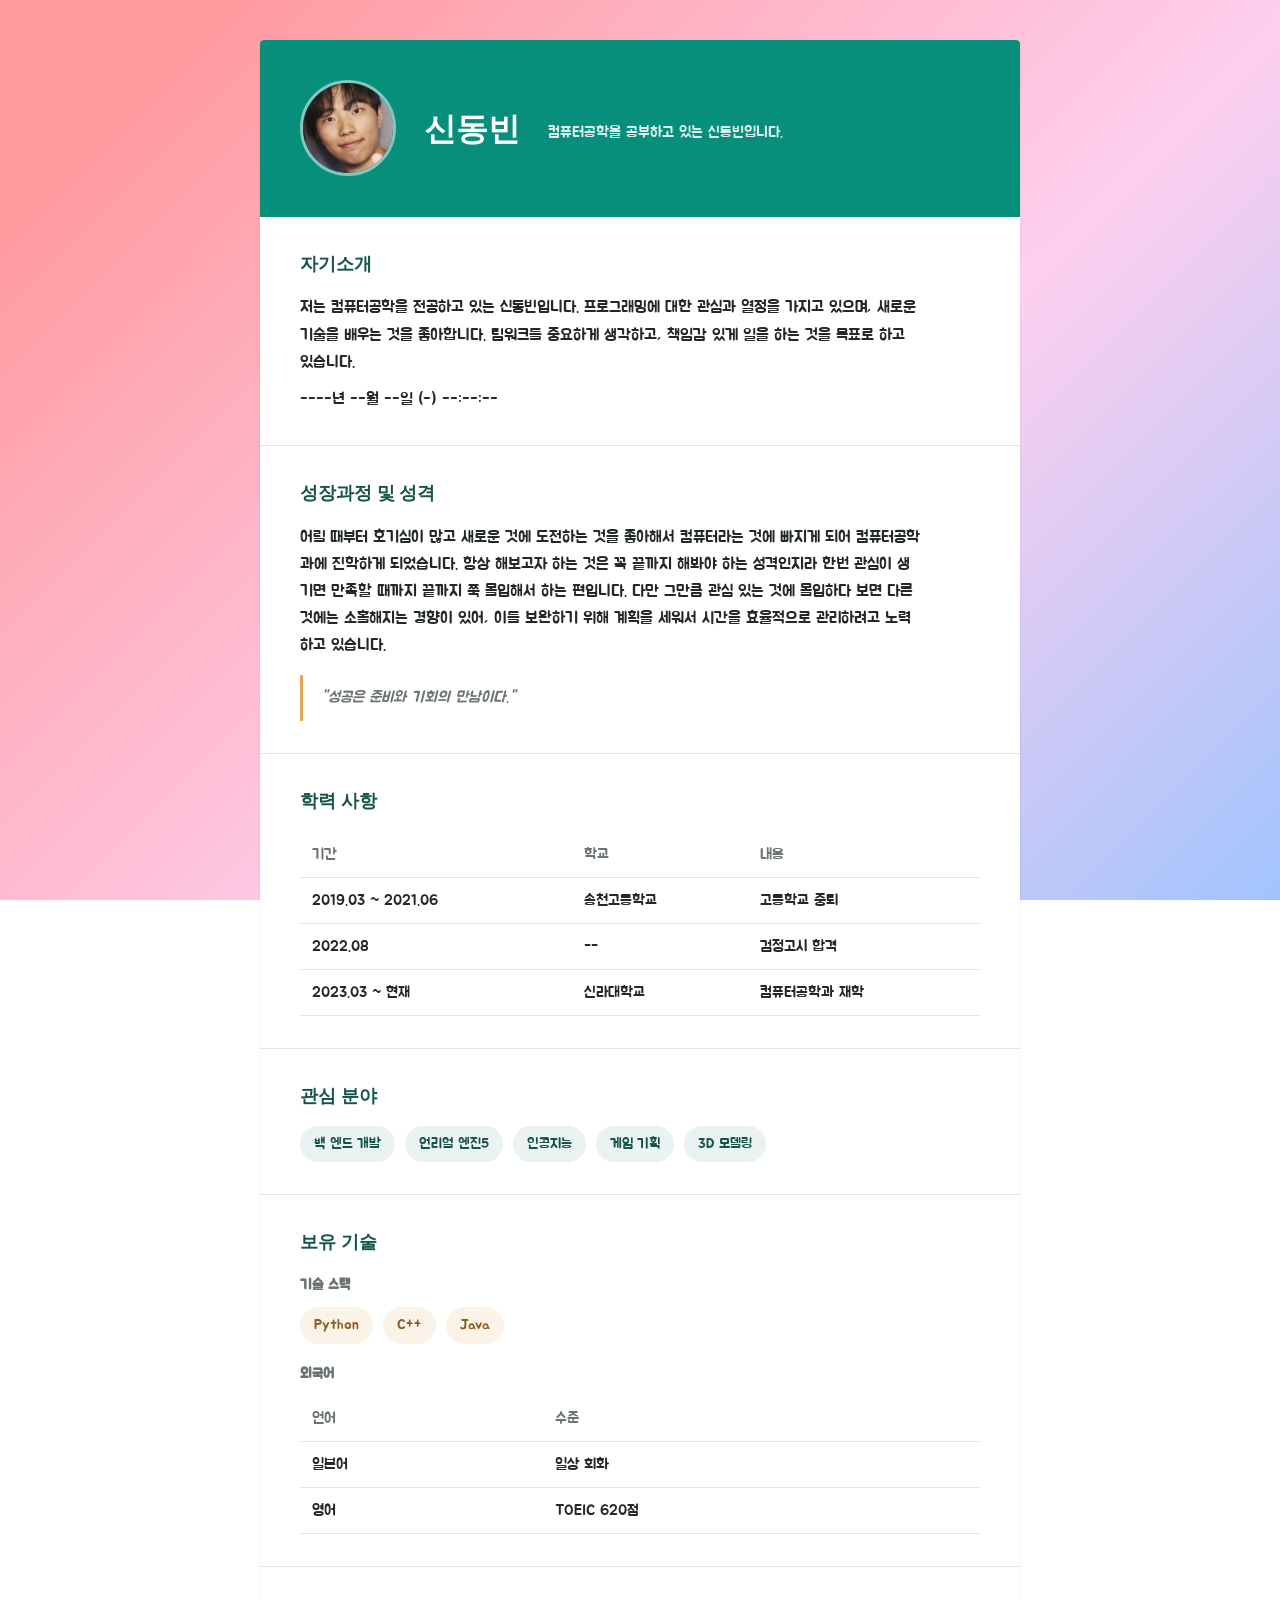
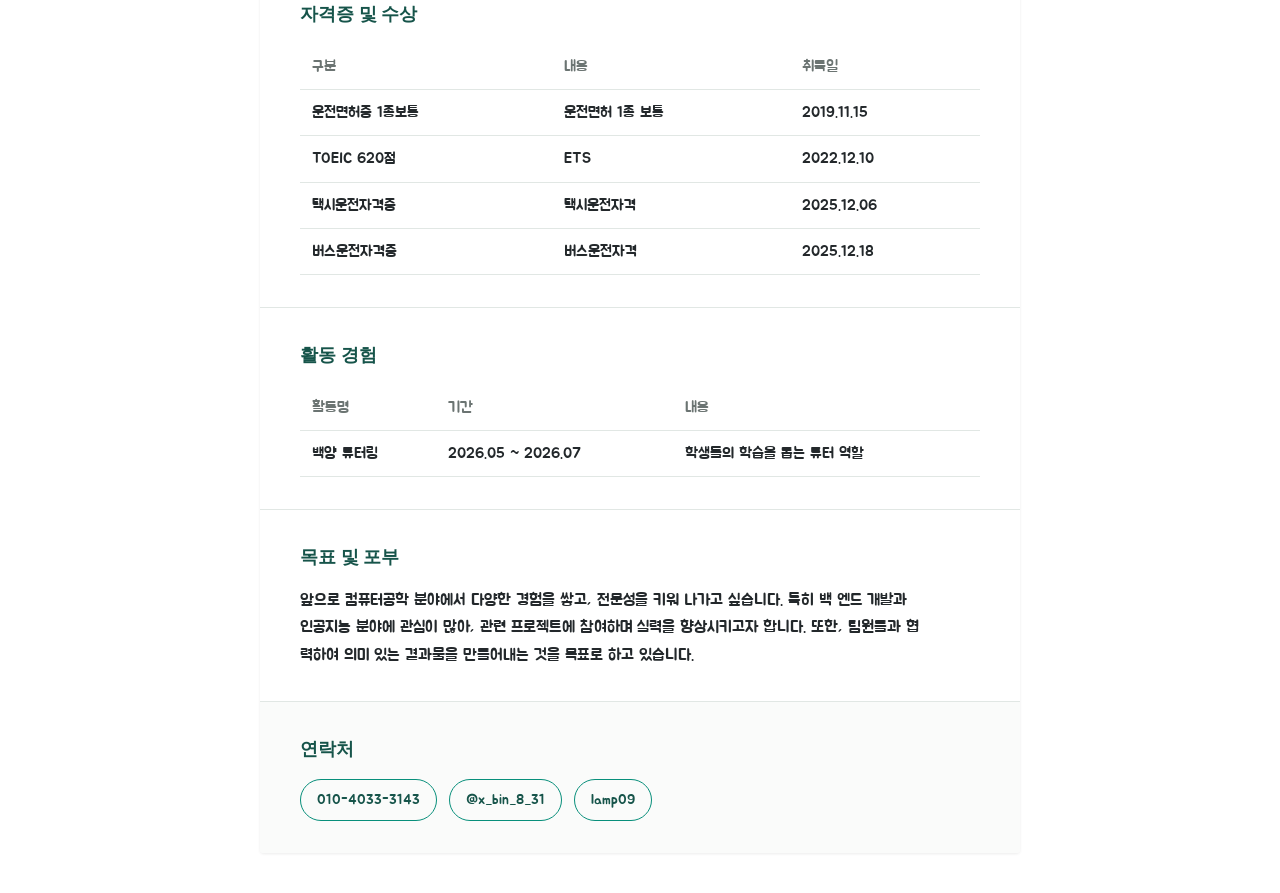
<file: index.html>
<!DOCTYPE html>
<html lang="ko">
    <head>
    <meta charset="UTF-8">
        <meta name="viewport" content="width=device-width, initial-scale=1.0">
    

        <link href="css/style.css" rel="stylesheet">
        <link href="https://fonts.googleapis.com/css2?family=Jua&display=swap" rel="stylesheet">

    </head>
    <body>
        <div class="page">
            
            <!--헤더 영역-->
            <header class="profile-header">
                <div class="profile-photo">
                    <img src="images/ShinDB.jpg" alt="Profile Photo" width="300">
                </div>
                <title>신동빈</title>
                    <h1>신동빈</h1>
                    <p class="tagline">
                        컴퓨터공학을 공부하고 있는 신동빈입니다.
                    </p>
            </header>
            

            <!--자기소개-->
            <section class="profile-intro">
                <h2>자기소개</h2>
                <p>
                    저는 컴퓨터공학을 전공하고 있는 신동빈입니다.
                    프로그래밍에 대한 관심과 열정을 가지고 있으며, 새로운 기술을 배우는 것을 좋아합니다.
                    팀워크를 중요하게 생각하고, 책임감 있게 일을 하는 것을 목표로 하고 있습니다.
                </p>
                <p class="clock">
                    <span class="clock-date">----년 --월 --일 (-)</span>
                    <span class="clock-time">--:--:--</span>
                </p>
            </section>

            <!--성장과정 및 성격-->
            <section class="personality">
                <h2>성장과정 및 성격</h2>
                <p>
                    어릴 때부터 호기심이 많고 새로운 것에 도전하는 것을 좋아해서 컴퓨터라는 것에 빠지게 되어 
                    컴퓨터공학과에 진학하게 되었습니다.
                    항상 해보고자 하는 것은 꼭 끝까지 해봐야 하는 성격인지라 
                    한번 관심이 생기면 만족할 때까지 끝까지 쭉 몰입해서 하는 편입니다.
                    다만 그만큼 관심 있는 것에 몰입하다 보면 다른 것에는 소홀해지는 경향이 있어, 
                    이를 보완하기 위해 계획을 세워서 시간을 효율적으로 관리하려고 노력하고 있습니다.
                </p>
                <blockquote class="motto">
                    "성공은 준비와 기회의 만남이다."
                </blockquote>
            </section>

            <!--학력 사항-->
            <section class="education">
                <h2>학력 사항</h2>
                <table>
                    <thead>
                        <tr>
                            <th>기간</th>
                            <th>학교</th>
                            <th>내용</th>
                        </tr>
                    </thead>
                    <tbody>
                        <tr>
                            <td data-label="기간">2019.03 ~ 2021.06</td>
                            <td data-label="학교">송천고등학교</td>
                            <td data-label="내용">고등학교 중퇴</td>
                        </tr>
                        <tr>
                            <td data-label="기간">2022.08</td>
                            <td data-label="학교"> -- </td>
                            <td data-label="내용">검정고시 합격</td>
                        </tr>
                        <tr>
                            <td data-label="기간">2023.03 ~ 현재</td>
                            <td data-label="학교">신라대학교</td>
                            <td data-label="내용">컴퓨터공학과 재학</td>
                        </tr>
                    </tbody>                
                </table>
            </section>

            <!--관심 분야-->
            <section class="interests">
                <h2 da>관심 분야</h2>
                <ul>
                    <li>백 엔드 개발</li>
                    <li>언리얼 엔진5</li>
                    <li>인공지능</li>
                    <li>게임 기획</li>
                    <li>3D 모델링</li>
                </ul>
            </section>

            <!--보유 기술-->
            <section class="skills">
                <h2>보유 기술</h2>
                <h3>기술 스택</h3>
                <ul>
                    <li>Python</li>
                    <li>C++</li>
                    <li>Java</li>
                </ul>
                <h3>외국어</h3>
                <table>
                    <thead>
                        <tr>
                            <th>언어</th>
                            <th>수준</th>
                        </tr>
                    </thead>
                    <tbody>
                        <tr>
                            <td>일본어</td>
                            <td>일상 회화</td>
                        </tr>
                        <tr>
                            <td>영어</td>
                            <td>TOEIC 620점</td>
                        </tr>
                    </tbody>
                </table>
            </section>

            <!--자격증 및 수상-->
            <section class="awards">
                <h2>자격증 및 수상</h2>
                <table>
                    <thead>
                        <tr>
                            <th>구분</th>
                            <th>내용</th>
                            <th>취득일</th>
                        </tr>
                    </thead>
                    <tbody>
                        <tr>
                            <td data-label="구분">운전면허증 1종보통</td>
                            <td data-label="내용">운전면허 1종 보통</td>
                            <td data-label="취득일">2019.11.15</td>
                        </tr>
                        <tr>
                            <td data-label="구분">TOEIC 620점</td>
                            <td data-label="내용">ETS</td>
                            <td data-label="취득일">2022.12.10</td>
                        </tr>
                        <tr>
                            <td data-label="구분">택시운전자격증</td>
                            <td data-label="내용">택시운전자격</td>
                            <td data-label="취득일">2025.12.06</td>
                        </tr>
                        <tr>
                            <td data-label="구분">버스운전자격증</td>
                            <td data-label="내용">버스운전자격</td>
                            <td data-label="취득일">2025.12.18</td>
                        </tr>
                    </tbody>
                </table>
            </section>

            <!--활동 경험-->
            <section class="experience">
                <h2>활동 경험</h2>
                <table>
                    <thead>
                        <tr>
                            <th>활동명</th>
                            <th>기간</th>
                            <th>내용</th>
                        </tr>
                    </thead>
                    <tbody>
                        <tr>
                            <td data-label="활동명">백양 튜터링</td>
                            <td data-label="기간">2026.05 ~ 2026.07</td>
                            <td data-label="내용">학생들의 학습을 돕는 튜터 역할</td>
                        </tr>
                    </tbody>
                </table>
            </section>

            <!--목표 및 포부-->
            <section class="goals">
                <h2>목표 및 포부</h2>
                <p>
                    앞으로 컴퓨터공학 분야에서 다양한 경험을 쌓고, 전문성을 키워 나가고 싶습니다.
                    특히 백 엔드 개발과 인공지능 분야에 관심이 많아, 관련 프로젝트에 참여하며 실력을 향상시키고자 합니다.
                    또한, 팀원들과 협력하여 의미 있는 결과물을 만들어내는 것을 목표로 하고 있습니다.
                </p>
            </section>

            <!--연락처-->
            <footer class="contact">
                <h2>연락처</h2>
                <ul>
                    <li><a href="tel:010-4033-3143">010-4033-3143</a></li>
                    <li><a href="https://www.instagram.com/x_bin_8_31" target="_blank">@x_bin_8_31</a></li>
                    <li><a href="https://www.github.com/lamp09" target="_blank">lamp09</a></li>
                </ul>
            </footer>
        </div>
    </body>
</html>
</file>
<file: css/style.css>
:root {
  --bg: #ff7777;
  --panel: #ffffff;
  --teal: #088f7b;
  --teal-dark: #16544A; 
  --mustard: #E3A857;
  --ink: #23282B;
  --muted: #6B7472;
  --line: #E1E7E4;
  --Back : #000000;
}

* { box-sizing: border-box; }

body {
  margin: 0;
  background: linear-gradient(135deg, #ff9a9e 10%, #fecfef 60%, #a1c4fd 100%);
  min-height: 100dvh;
  background-attachment: fixed;

  color: var(--ink);
  font-family: "Jua", sans-serif;
  line-height: 1.7;
}

.page {
  max-width: 760px;
  margin: 40px auto;
  background: var(--panel);
  border-radius: 4px;
  overflow: hidden;
  box-shadow: 0 1px 3px rgba(0,0,0,0.08);
}

/* 헤더 영역 */
.profile-header {
  background: var(--teal);
  color: #fff;
  padding: 40px 40px 32px;
  display: flex;
  align-items: center;
  gap: 28px;
}

.profile-header h1 {
  font-family: 'Noto Serif KR', serif;
  font-size: 2rem;
  margin: 0 0 6px;
}

.profile-header .tagline {
  margin: 0;
  color: #DCEFEA;
  font-size: 0.95rem;
}

.profile-photo img {
  width: 96px;
  height: 96px;
  object-fit: cover;
  border-radius: 50%;
  border: 3px solid rgba(255,255,255,0.5);
  flex-shrink: 0;
  object-position: center 38%; /* 사진의 위치 조정 */
}

/* 본문 공통 */
section, footer.contact {
  padding: 32px 40px;
  border-bottom: 1px solid var(--line);
}

footer.contact { border-bottom: none; background: #FAFBFA; }

h2 {
  font-family: 'Noto Serif KR', serif;
  font-size: 1.15rem;
  color: var(--teal-dark);
  margin: 0 0 14px;
}

h3 {
  font-size: 0.9rem;
  color: var(--muted);
  margin: 18px 0 10px;
}

h3:first-of-type { margin-top: 0; }

section p {
  margin: 0 0 10px;
  max-width: 62ch;
  color: var(--ink);
}

section p:last-child { margin-bottom: 0; }

/* 좌우명 인용구 */
blockquote.motto {
  margin: 16px 0 0;
  padding: 10px 18px;
  border-left: 3px solid var(--mustard);
  color: var(--muted);
  font-style: italic;
  font-size: 0.95rem;
}

/* 태그형 리스트 (관심 분야, 보유 기술) */
.interests ul,
.skills ul {
  list-style: none;
  margin: 0;
  padding: 0;
  display: flex;
  flex-wrap: wrap;
  gap: 10px;
}

.interests li {
  background: #EAF3F1;
  color: var(--teal-dark);
  padding: 6px 14px;
  border-radius: 999px;
  font-size: 0.9rem;
}

.skills li {
  background: #FBF3E7;
  color: #8A5E23;
  padding: 6px 14px;
  border-radius: 999px;
  font-size: 0.9rem;
}

/* 표 공통 (학력사항, 프로젝트, 자격증) */
table {
  width: 100%;
  border-collapse: collapse;
  font-size: 0.92rem;
}

th, td {
  text-align: left;
  padding: 10px 12px;
  border-bottom: 1px solid var(--line);
  vertical-align: top;
}

th {
  color: var(--muted);
  font-weight: 500;
}

tbody tr:hover { background: #e9eae9; }

/* 연락처 */
/* .은 클래스, #은 ID | 클래스는 동시에 여러개가 있을 수 있고, ID는 하나만 있어야 함. */
.contact ul {
  list-style: none;
  margin: 0;
  padding: 0;
  display: flex;
  flex-wrap: wrap;
  gap: 12px;
}

.contact li a {
  display: inline-block;
  padding: 8px 16px;
  border: 1px solid var(--teal);
  border-radius: 999px;
  color: var(--teal-dark);
  text-decoration: none;
  font-size: 0.9rem;
  transition: background 0.15s ease, color 0.15s ease;
}

.contact li a:hover {
  background: var(--mustard);
  border-color: var(--mustard);
  color: #fff;
}

/* 모바일 화면 조정 */
@media (max-width: 500px) {
  .page { 
    margin: 0; 
    border-radius: 0; 
  }
  .profile-header { 
    flex-direction: column; 
    align-items: flex-start; 
    gap: 16px; 
    padding: 28px 24px; 
  }
  section, footer.contact { 
    padding: 24px; 
  }
  table, thead, tbody, th, td, tr { 
    display: block;
  }
  thead { 
    display: none; 
  }
  td { 
    border-bottom: none; 
    padding: 4px 0; 
  }
  tbody tr { 
    padding: 10px 0; 
    border-bottom: 1px solid var(--line);
  }
  /* 모바일 화면에서 숨겨진 표 제목 대신 각 셀 데이터 위에 가짜 제목을 생성 */
  td::before { 
    content: attr(data-label); 
    display: block; 
    font-size: 0.75rem; 
    color: var(--muted); 
  }
}
</file>
